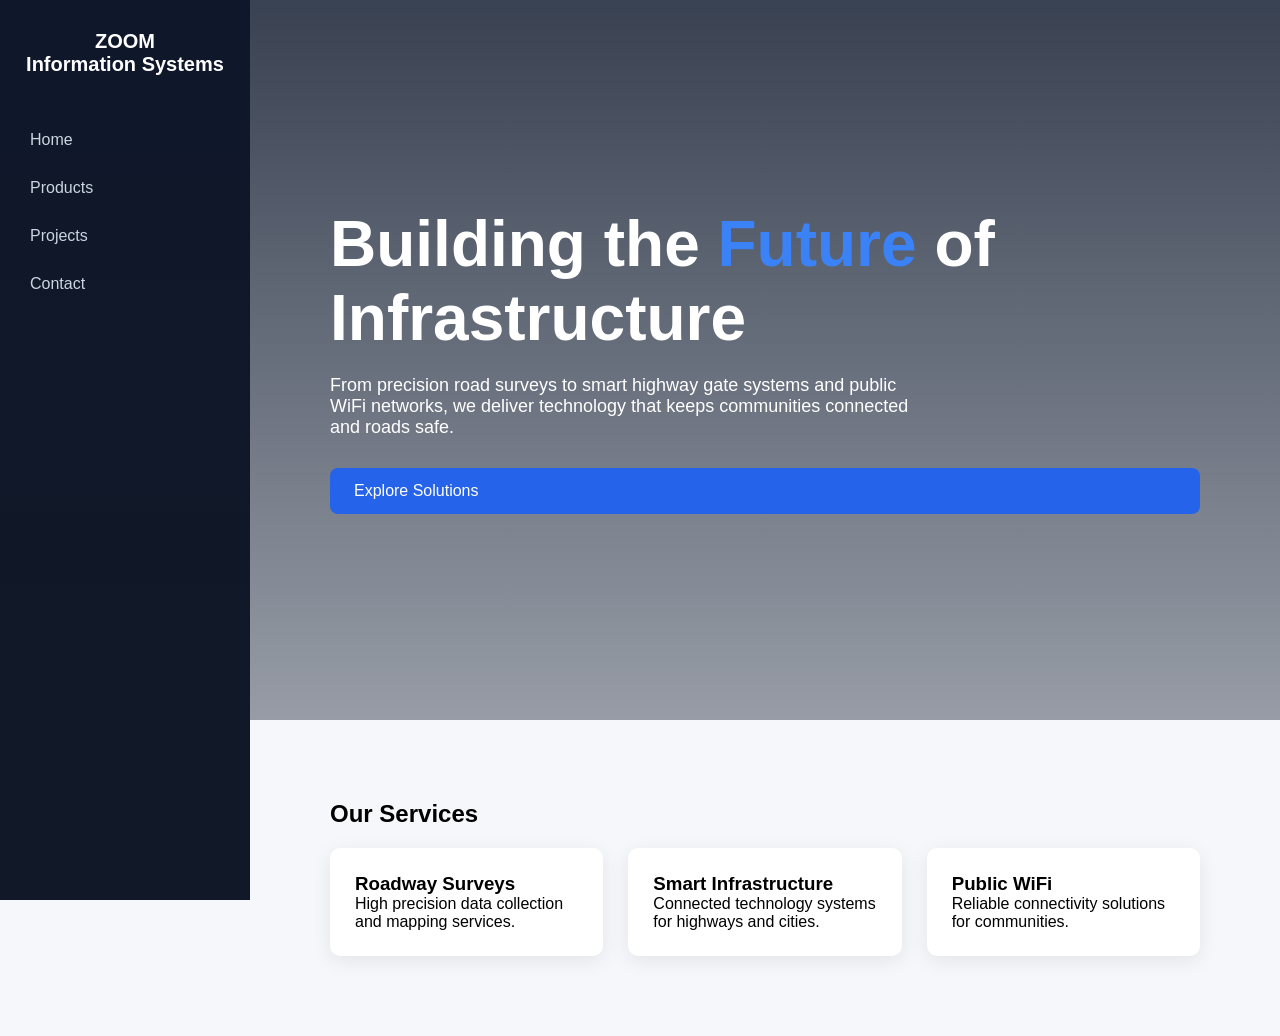
<file: index.html>
<!DOCTYPE html>
<html>
<head>
<title>Zoom Information Systems</title>
<link rel="stylesheet" href="css/styles.css">
</head>

<body>

<div class="sidebar">

<div class="logo">ZOOM<br>Information Systems</div>

<div class="nav">
<a href="index.html">Home</a>
<a href="products.html">Products</a>
<a href="projects.html">Projects</a>
<a href="contact.html">Contact</a>
</div>

</div>


<div class="main">

<section class="hero">

<h1>Building the <span>Future</span> of Infrastructure</h1>

<p>
From precision road surveys to smart highway gate systems
and public WiFi networks, we deliver technology that keeps
communities connected and roads safe.
</p>

<a class="button" href="products.html">Explore Solutions</a>

</section>


<section class="section">

<h2>Our Services</h2>

<div class="cards">

<div class="card">
<h3>Roadway Surveys</h3>
<p>High precision data collection and mapping services.</p>
</div>

<div class="card">
<h3>Smart Infrastructure</h3>
<p>Connected technology systems for highways and cities.</p>
</div>

<div class="card">
<h3>Public WiFi</h3>
<p>Reliable connectivity solutions for communities.</p>
</div>

</div>

</section>

</div>

</body>
</html>
</file>
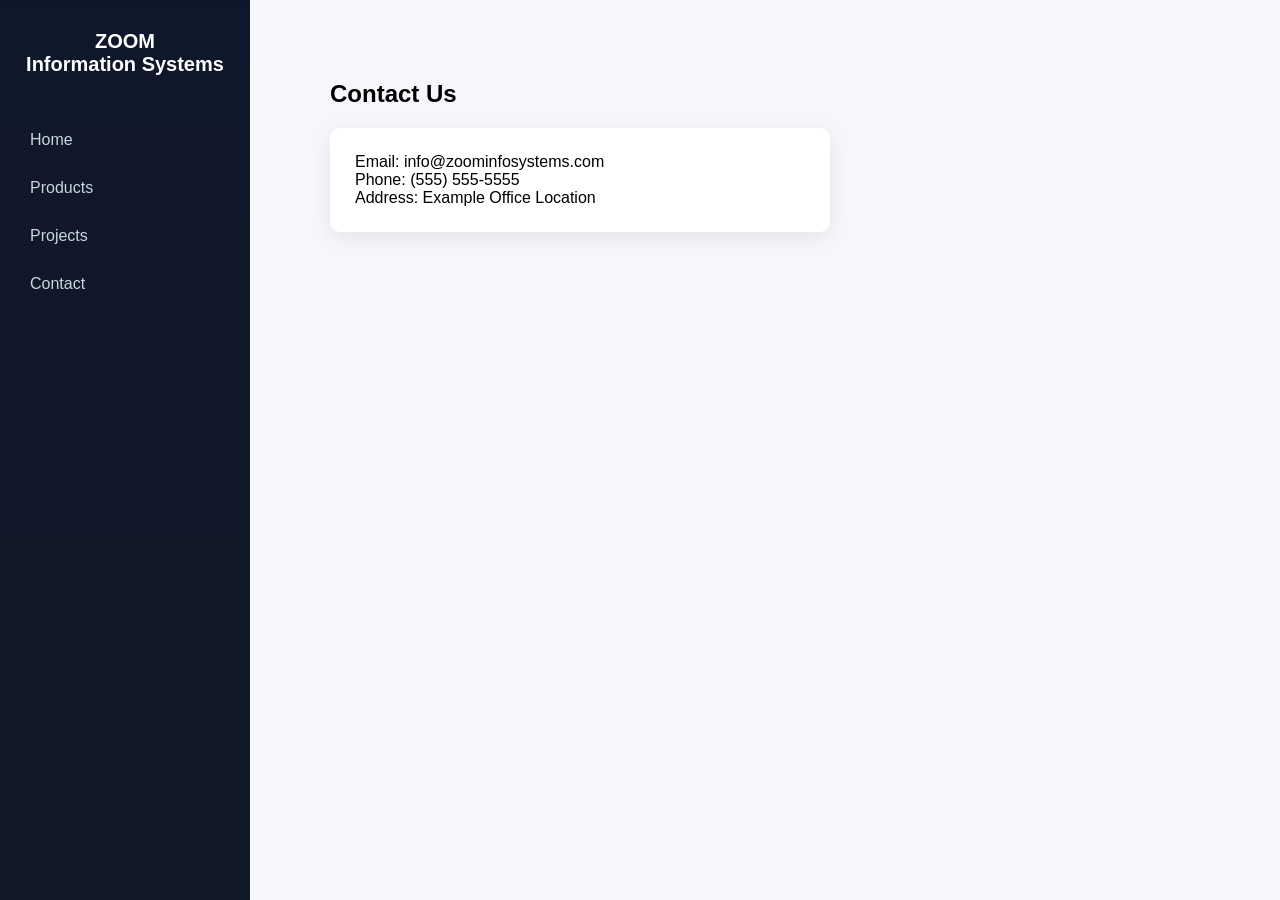
<file: contact.html>
<!DOCTYPE html>
<html>
<head>
<title>Contact</title>
<link rel="stylesheet" href="css/styles.css">
</head>

<body>

<div class="sidebar">
<div class="logo">ZOOM<br>Information Systems</div>

<div class="nav">
<a href="index.html">Home</a>
<a href="products.html">Products</a>
<a href="projects.html">Projects</a>
<a href="contact.html">Contact</a>
</div>
</div>

<div class="main">

<section class="section">

<h2>Contact Us</h2>

<div class="card" style="max-width:500px">

<p>Email: info@zoominfosystems.com</p>
<p>Phone: (555) 555-5555</p>
<p>Address: Example Office Location</p>

</div>

</section>

</div>

</body>
</html>
</file>
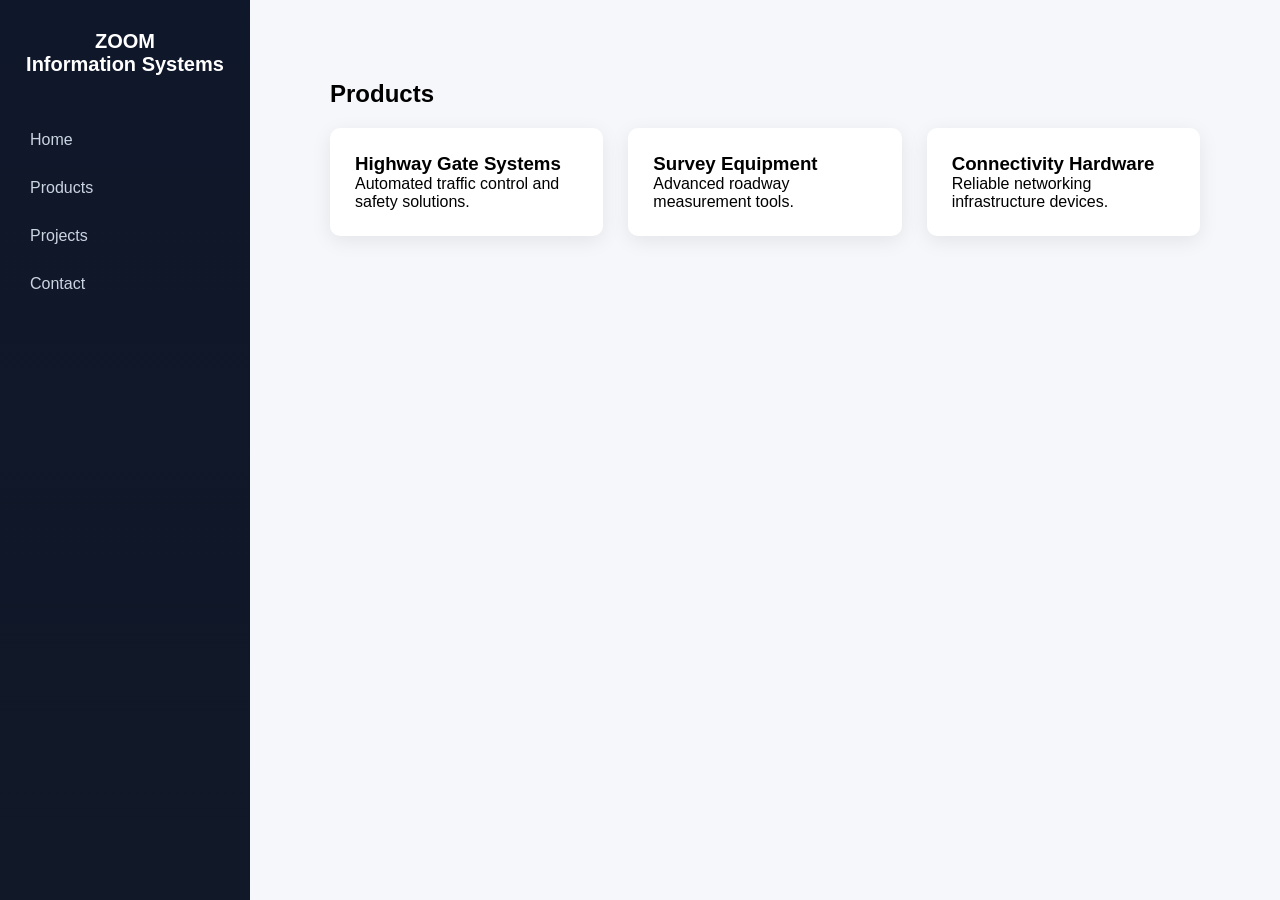
<file: products.html>
<!DOCTYPE html>
<html>
<head>
<title>Products</title>
<link rel="stylesheet" href="css/styles.css">
</head>

<body>

<div class="sidebar">
<div class="logo">ZOOM<br>Information Systems</div>

<div class="nav">
<a href="index.html">Home</a>
<a href="products.html">Products</a>
<a href="projects.html">Projects</a>
<a href="contact.html">Contact</a>
</div>
</div>

<div class="main">

<section class="section">

<h2>Products</h2>

<div class="cards">

<div class="card">
<h3>Highway Gate Systems</h3>
<p>Automated traffic control and safety solutions.</p>
</div>

<div class="card">
<h3>Survey Equipment</h3>
<p>Advanced roadway measurement tools.</p>
</div>

<div class="card">
<h3>Connectivity Hardware</h3>
<p>Reliable networking infrastructure devices.</p>
</div>

</div>

</section>

</div>

</body>
</html>
</file>
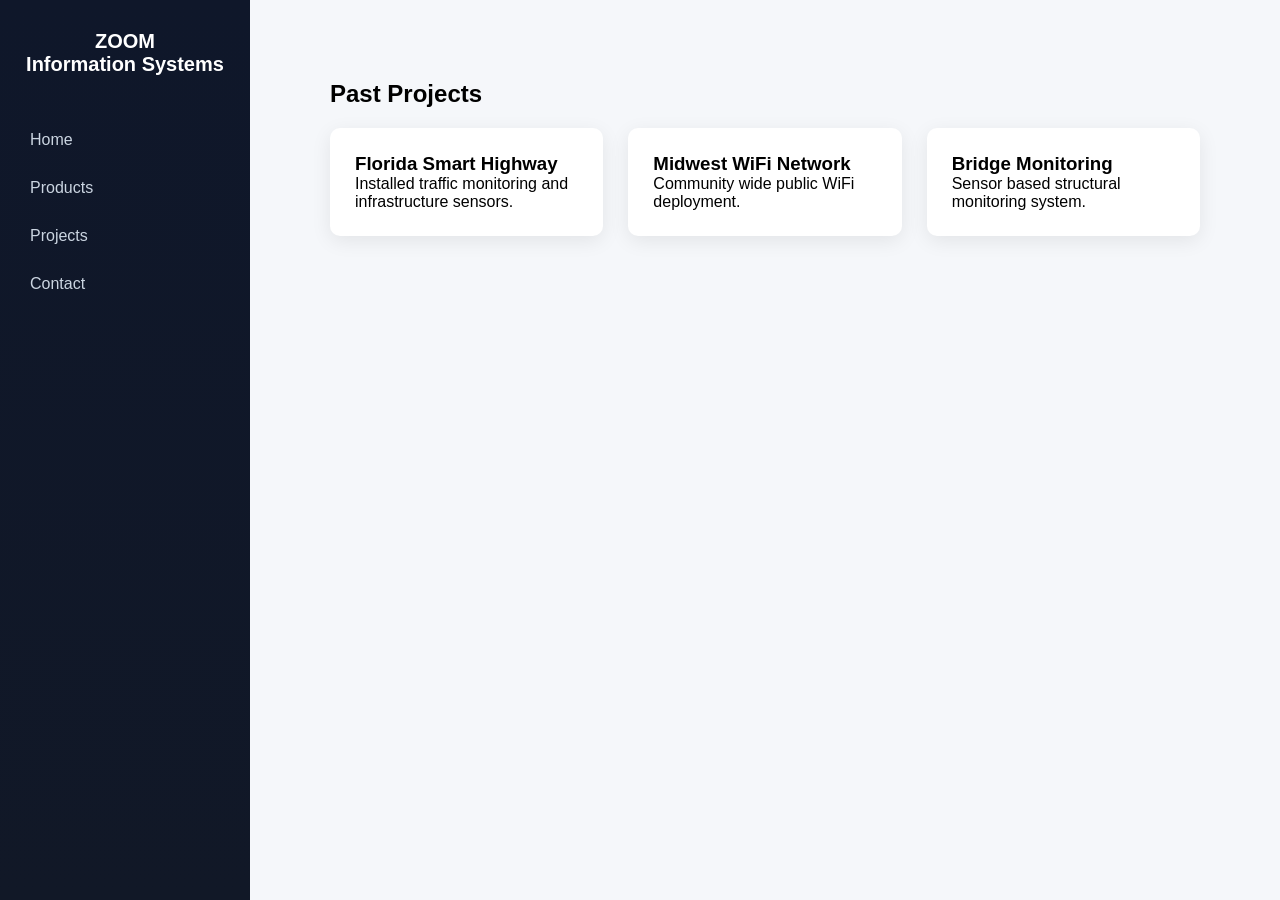
<file: projects.html>
<!DOCTYPE html>
<html>
<head>
<title>Past Projects</title>
<link rel="stylesheet" href="css/styles.css">
</head>

<body>

<div class="sidebar">
<div class="logo">ZOOM<br>Information Systems</div>

<div class="nav">
<a href="index.html">Home</a>
<a href="products.html">Products</a>
<a href="projects.html">Projects</a>
<a href="contact.html">Contact</a>
</div>
</div>

<div class="main">

<section class="section">

<h2>Past Projects</h2>

<div class="cards">

<div class="card">
<h3>Florida Smart Highway</h3>
<p>Installed traffic monitoring and infrastructure sensors.</p>
</div>

<div class="card">
<h3>Midwest WiFi Network</h3>
<p>Community wide public WiFi deployment.</p>
</div>

<div class="card">
<h3>Bridge Monitoring</h3>
<p>Sensor based structural monitoring system.</p>
</div>

</div>

</section>

</div>

</body>
</html>
</file>
<file: css/styles.css>
* {
    margin: 0;
    padding: 0;
    box-sizing: border-box;
    font-family: Arial, Helvetica, sans-serif;
}

/* Layout */

body {
    display: flex;
    background-color: #f5f7fa;
}

/* Sidebar */

.sidebar {
    width: 250px;
    height: 100vh;
    background: linear-gradient(180deg,#0f172a,#111827);
    color: white;
    position: fixed;
    padding-top: 30px;
}

.logo {
    text-align: center;
    font-size: 20px;
    font-weight: bold;
    margin-bottom: 40px;
}

.nav a {
    display: block;
    padding: 15px 30px;
    color: #cbd5e1;
    text-decoration: none;
    font-size: 16px;
}

.nav a:hover {
    background: #2563eb;
    color: white;
    border-radius: 6px;
}

/* Main Content */

.main {
    margin-left: 250px;
    width: 100%;
}

/* Hero Section */

.hero {
    height: 80vh;
    background-image: linear-gradient(
        rgba(10,20,40,.8),
        rgba(10,20,40,.4)
    ),
    url('../images/hero.jpg');

    background-size: cover;
    background-position: center;

    display: flex;
    flex-direction: column;
    justify-content: center;
    padding: 80px;
    color: white;
}

.hero h1 {
    font-size: 64px;
    margin-bottom: 20px;
}

.hero span {
    color: #3b82f6;
}

.hero p {
    max-width: 600px;
    font-size: 18px;
    margin-bottom: 30px;
}

.button {
    display: inline-block;
    background: #2563eb;
    color: white;
    padding: 14px 24px;
    border-radius: 8px;
    text-decoration: none;
}

.button:hover {
    background: #1d4ed8;
}

/* Content Sections */

.section {
    padding: 80px;
}

.section h2 {
    margin-bottom: 20px;
}

.cards {
    display: grid;
    grid-template-columns: repeat(auto-fit,minmax(250px,1fr));
    gap: 25px;
}

.card {
    background: white;
    padding: 25px;
    border-radius: 10px;
    box-shadow: 0 5px 20px rgba(0,0,0,.08);
}
</file>
